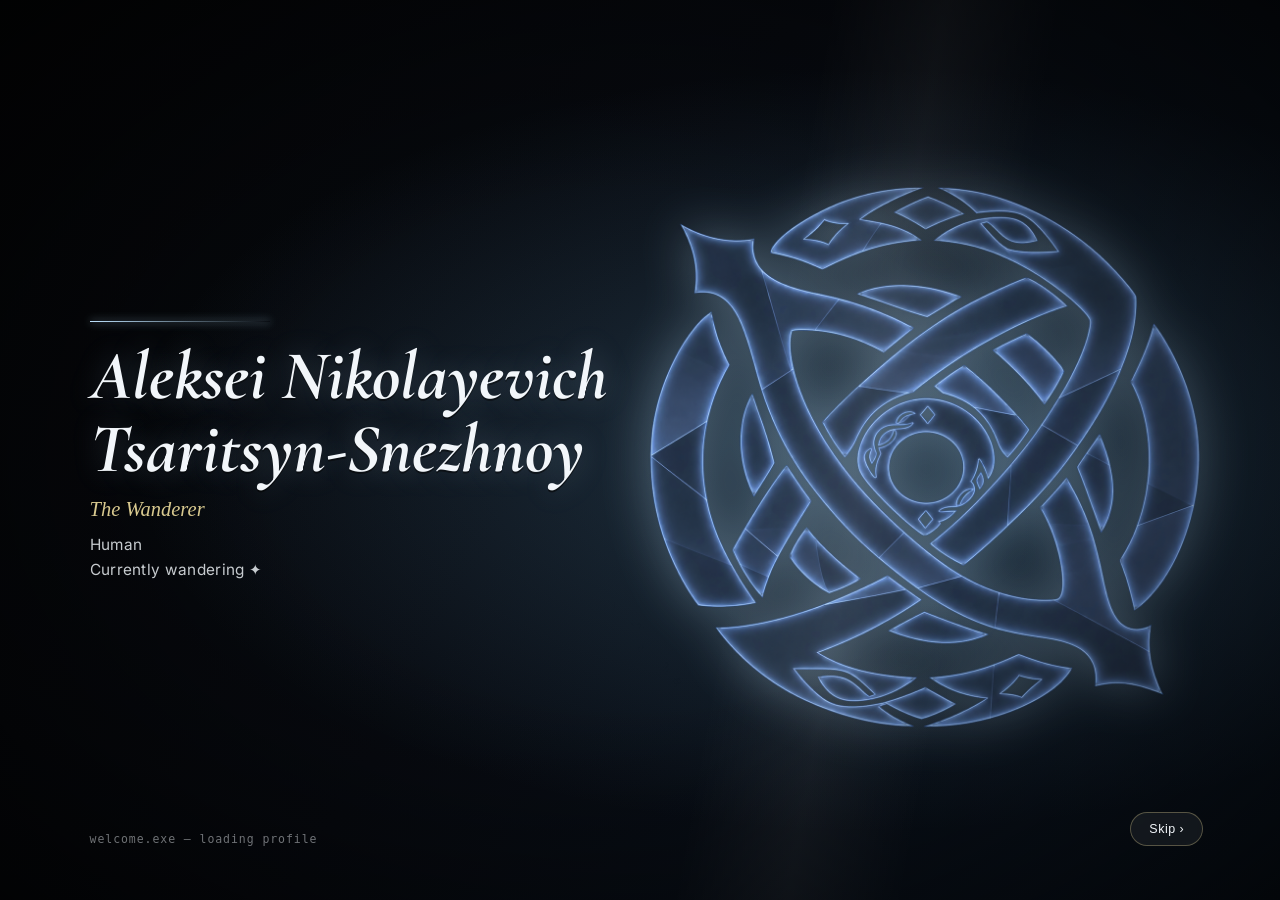
<file: index.html>
<!DOCTYPE html>
<html lang="en">

<head>

<meta charset="UTF-8">
<meta name="viewport" content="width=device-width, initial-scale=1.0">

<title>Aleksei Nikolayevich Tsaritsyn-Snezhnoy.</title>

<meta name="theme-color" content="#A8D0EF">

<link rel="preconnect" href="https://fonts.googleapis.com">
<link rel="preconnect" href="https://fonts.gstatic.com" crossorigin>

<link href="https://fonts.googleapis.com/css2?family=Inter:wght@400;500;600;700&family=Quicksand:wght@500;600;700&family=Cormorant+Garamond:ital,wght@1,600;1,700&display=swap" rel="stylesheet">

<style>
/* ===========================================
   Aleksei Nikolayevich Tsaritsyn-Snezhnoy. — Liquid Glass Profile
   Palette: E3F1FB / A8D0EF / C1E4F3 / FFF9E6 / 99C3E4
=========================================== */

:root{

    --sky-1:#E3F1FB;
    --sky-2:#C1E4F3;
    --sky-3:#A8D0EF;
    --sky-4:#99C3E4;
    --cream:#FFF9E6;

    --glass:rgba(255,255,255,.34);
    --glass-soft:rgba(255,255,255,.20);
    --glass-border:rgba(255,255,255,.55);

    --text:#283A4C;
    --muted:#5C7387;

    --shadow:
    0 24px 60px rgba(66,110,158,.28);

    --radius:32px;

    /* intro palette, kept separate from the site palette on purpose */
    --intro-ink:#05070a;
    --intro-ember:#5b8fb3;
    --intro-ember-hot:#bfe4ff;
    --intro-gold:#d8c98f;
    --intro-paper:#f2f6fa;

}

*{

    margin:0;
    padding:0;
    box-sizing:border-box;

}

html{

    scroll-behavior:smooth;

}

body{

    min-height:100vh;

    font-family:"Inter",sans-serif;

    color:#1E3348;

    display:flex;
    justify-content:center;
    align-items:center;

    overflow-x:hidden;

    background:linear-gradient(
        -45deg,
        var(--sky-1),
        var(--sky-2),
        var(--sky-3),
        var(--cream),
        var(--sky-4)
    );

    background-size:400% 400%;


    padding:60px 20px;

}

/* lock scroll while the intro plays */
body.intro-active{
    overflow:hidden;
    height:100vh;
}

@keyframes gradientMove{

    0%{ background-position:0% 50%; }
    50%{ background-position:100% 50%; }
    100%{ background-position:0% 50%; }

}

/* ===========================
   Full-screen Cover Background
   cover.jpg stays OUTSIDE the card
=========================== */

/* Full-screen cover image behind the card */
.cover-background{
    position:fixed;
    inset:0;
    z-index:0;
    pointer-events:none;
    background-image:url("assets/cover.jpg");
    background-size:cover;
    background-position:center;
    background-repeat:no-repeat;
}

/* Subtle dark glass + blur over the cover */
.cover-background::after{
    content:"";
    position:absolute;
    inset:0;
    background:rgba(15,28,45,.44);
    backdrop-filter:blur(6px);
    -webkit-backdrop-filter:blur(4px);
}

/* ===========================
   Background (page)
=========================== */

.background{

    position:fixed;
    inset:0;

    overflow:hidden;

    z-index:1;
    pointer-events:none;

}

.blob{

    position:absolute;

    border-radius:50%;

    filter:blur(90px);

    opacity:.5;


}

.blob1{ width:320px; height:320px; background:var(--sky-1); top:-80px; left:-60px; }
.blob2{ width:260px; height:260px; background:var(--sky-3); right:-60px; bottom:60px; animation-delay:5s; }
.blob3{ width:220px; height:220px; background:var(--cream); top:45%; left:45%; animation-delay:10s; }

@keyframes float{

    0%,100%{ transform:translateY(0) translateX(0); }
    50%{ transform:translateY(-35px) translateX(20px); }

}

.noise{

    position:absolute;
    inset:0;

    opacity:.05;

    background-image:radial-gradient(circle,white 1px,transparent 1px);

    background-size:16px 16px;

}

/* ===========================
   Cursor Glow
=========================== */

.cursor-glow{

    position:fixed;

    width:240px;
    height:240px;

    border-radius:50%;

    background:rgba(255,255,255,.22);

    filter:blur(60px);

    pointer-events:none;

    z-index:999;

    transform:translate(-50%,-50%);

    transition:transform .08s linear;

}

/* ===========================
   Main Card
=========================== */

.profile-card{

    position:relative;

    width:min(430px,100%);

    border-radius:var(--radius);

    overflow:hidden;
    isolation:isolate;
    z-index:2;

    background: rgba(224,240,249,.62);

    backdrop-filter:blur(18px);
    -webkit-backdrop-filter:blur(18px);

    border:1px solid rgba(255,255,255,.62);

    box-shadow:var(--shadow);

    /* reveal-after-intro transition */
    opacity:0;
    transform:translateY(14px) scale(.985);
    transition:opacity 1.1s ease, transform 1.1s cubic-bezier(.2,.8,.2,1);

}

.profile-card.revealed{
    opacity:1;
    transform:translateY(0) scale(1);
}

@keyframes cardFloat{

    0%,100%{ transform:translateY(0); }
    50%{ transform:translateY(-8px); }

}

/* ===========================
   Window Chrome
=========================== */

.window-bar{

    position:relative;
    z-index:3;

    display:flex;
    align-items:center;
    gap:10px;

    padding:16px 16px 0;

}

.window-pill{

    flex:1;
    min-width:0;

    display:flex;
    align-items:center;
    gap:10px;

    padding:11px 18px;

    border-radius:999px;

    background:rgba(255,255,255,.45);

    border:1px solid var(--glass-border);

    backdrop-filter:blur(16px);
    -webkit-backdrop-filter:blur(16px);

}

.pulse-dot{

    width:8px;
    height:8px;
    flex-shrink:0;

    border-radius:50%;

    background:var(--sky-4);


}

@keyframes pulse{

    0%{ box-shadow:0 0 0 0 rgba(153,195,228,.55); }
    70%{ box-shadow:0 0 0 9px rgba(153,195,228,0); }
    100%{ box-shadow:0 0 0 0 rgba(153,195,228,0); }

}

.status-text{

    font-size:.85rem;
    font-weight:500;

    color:#38566D;

    white-space:nowrap;
    overflow:hidden;
    text-overflow:ellipsis;

}

.window-actions{

    display:flex;
    gap:8px;

}

.win-btn{

    width:38px;
    height:38px;
    flex-shrink:0;

    display:flex;
    align-items:center;
    justify-content:center;

    font-size:.9rem;

    border:1px solid var(--glass-border);
    border-radius:14px;

    background:rgba(255,255,255,.45);

    cursor:pointer;

    transition:transform .25s ease, background .25s ease;

}

.win-btn:hover{ transform:translateY(-3px) scale(1.06); background:#fff; }
.win-btn:active{ transform:translateY(0) scale(.94); }

/* ===========================
   Card Body Layout
=========================== */

.card-body{

    position:relative;
    z-index:1;

    display:flex;
    flex-direction:column;

}

/* ===========================
   Identity Panel
=========================== */

.id-panel{

    padding:26px 24px 8px;

    text-align:center;

}

.avatar-wrapper{

    display:flex;
    justify-content:center;

}

.avatar{

    width:120px;
    height:120px;

    object-fit:cover;

    border-radius:50%;

    border:5px solid rgba(255,255,255,.7);

    background:white;

    box-shadow:0 10px 28px rgba(66,110,158,.3);


}

@keyframes avatarFloat{

    0%,100%{ transform:translateY(0); }
    50%{ transform:translateY(-5px); }

}

.id-panel h1{

    margin-top:16px;

    font-family:"Quicksand",sans-serif;

    font-size:1.55rem;
    font-weight:700;

    color:#102B43;
    text-shadow:0 1px 2px rgba(255,255,255,.35);

}

.id-tag{

    display:inline-block;

    margin-top:8px;

    padding:3px 14px;

    border-radius:999px;

    background:var(--cream);

    color:#8A7530;

    font-size:.72rem;
    font-weight:600;

    letter-spacing:.02em;

}

.description{

    margin:14px auto 0;

    max-width:320px;

    font-size:.88rem;
    line-height:1.7;

    color:#183B55;
    text-shadow:0 1px 2px rgba(255,255,255,.28);

}

/* ===========================================
   Social Grid (original glass-btn rows)
=========================================== */

.social-grid{

    display:grid;
    grid-template-columns:1fr;

    gap:12px;

    margin-top:20px;

}

.glass-btn{

    display:flex;
    align-items:center;
    gap:16px;

    padding:14px 18px;

    text-decoration:none;
    text-align:left;

    color:#122F48;
    text-shadow:0 1px 2px rgba(255,255,255,.3);

    background:rgba(239,247,252,.66);

    border:1px solid var(--glass-border);

    border-radius:20px;

    backdrop-filter:blur(18px);
    -webkit-backdrop-filter:blur(18px);

    transition:transform .3s ease, background .3s ease, box-shadow .3s ease;

}

.glass-btn:hover{

    transform:translateY(-5px) scale(1.02);

    background:rgba(255,255,255,.55);

    box-shadow:0 14px 30px rgba(66,110,158,.22);

}

.glass-btn .icon{

    width:52px;
    height:52px;
    flex-shrink:0;

    display:flex;
    align-items:center;
    justify-content:center;

    border-radius:0;

    background:transparent;

    border:none;

}

.glass-btn .icon img{

    width:32px;
    height:32px;

    object-fit:contain;

}

.glass-btn h3{

    font-size:.92rem;
    margin-bottom:2px;

}

.glass-btn p{

    color:#36566D;
    font-size:.8rem;

}

/* ===========================================
   Main Panel (nav + about + quote)
=========================================== */

.main-panel{

    padding-top:8px;

}

.nav-stack{

    display:flex;
    flex-direction:column;
    gap:13px;

    padding:14px 24px 4px;

}

.nav-pill{

    display:flex;
    align-items:center;
    gap:14px;

    padding:16px 20px;

    border-radius:22px;

    text-decoration:none;

    color:#16364F;

    font-family:"Quicksand",sans-serif;
    font-weight:600;
    font-size:1rem;

    background:linear-gradient(
        135deg,
        rgba(255,255,255,.62),
        rgba(255,255,255,.3)
    );

    border:1px solid var(--glass-border);

    box-shadow:
        0 12px 26px rgba(66,110,158,.22),
        inset 0 1px 0 rgba(255,255,255,.7);

    transition:transform .25s cubic-bezier(.2,.8,.2,1), box-shadow .25s ease;

}

.nav-pill--home{ background:linear-gradient(135deg, rgba(227,241,251,.88), rgba(255,255,255,.32)); }
.nav-pill--rules{ background:linear-gradient(135deg, rgba(193,228,243,.88), rgba(255,255,255,.32)); }
.nav-pill--interests{ background:linear-gradient(135deg, rgba(255,249,230,.88), rgba(255,255,255,.32)); }

.nav-icon{ font-size:1.15rem; }
.nav-label{ flex:1; }

.nav-arrow{

    font-size:1.3rem;
    font-weight:700;

    color:var(--sky-4);

    transition:transform .3s ease;

}

.nav-pill:hover{

    transform:translateY(-5px);

    box-shadow:
        0 18px 34px rgba(66,110,158,.3),
        inset 0 1px 0 rgba(255,255,255,.8);

}

.nav-pill:hover .nav-arrow{ transform:translateX(4px); }

.nav-pill:active{

    transform:translateY(-1px) scale(.98);

    box-shadow:
        0 8px 18px rgba(66,110,158,.22),
        inset 0 1px 0 rgba(255,255,255,.7);

}

/* ===========================================
   Glass Panels
=========================================== */

.glass-panel{

    margin:14px 24px 0;

    padding:20px;

    border-radius:22px;

    background:rgba(239,247,252,.68);

    border:1px solid var(--glass-border);

    backdrop-filter:blur(18px);
    -webkit-backdrop-filter:blur(18px);

    transition:transform .3s ease, background .3s ease;

}

.glass-panel:hover{

    transform:translateY(-4px);

    background:rgba(255,255,255,.58);

}

.glass-panel h2{

    font-family:"Quicksand",sans-serif;

    margin-bottom:10px;

    font-size:1.05rem;

    color:var(--text);

}

.glass-panel p{

    line-height:1.75;

    color:#2F4E65;

    font-size:.92rem;

}

.quote-panel{ background:rgba(255,249,230,.42); }

.quote{

    text-align:center;

    font-style:italic;

    font-size:.98rem;

    color:#31485A;

}

/* ===========================================
   Footer
=========================================== */

footer{

    position:relative;
    z-index:1;

    padding:20px 30px 26px;

    text-align:center;

    color:#314F66;

    font-size:.85rem;

}

/* ===========================================
   Landscape layout for PC
=========================================== */

@media (min-width:860px){

    body{ padding:40px 20px; }

    .profile-card{

        width:min(920px, 94vw);

        border-radius:40px;

    }

    .card-body{

        flex-direction:row;
        align-items:stretch;

    }

    .id-panel{

        flex:0 0 340px;

        padding:34px 30px;

        border-right:1px solid rgba(255,255,255,.4);

    }

    .main-panel{

        flex:1;
        min-width:0;

        padding:24px 6px 6px;

    }

    .nav-stack{

        flex-direction:row;
        padding:10px 26px 4px;

    }

    .nav-pill{

        flex-direction:column;
        align-items:flex-start;
        gap:10px;

        flex:1;

    }

    .nav-arrow{ align-self:flex-end; }

    .glass-panel{ margin:16px 26px 0; }

    footer{ padding:14px 30px 30px; }

}

/* ===========================================
   Small Mobile
=========================================== */

@media (max-width:480px){

    body{ padding:20px 12px; }

    .profile-card{ border-radius:26px; }

    .avatar{ width:100px; height:100px; }

    .id-panel h1{ font-size:1.3rem; }

    .win-btn{ width:34px; height:34px; }

    .nav-pill{ padding:14px 16px; font-size:.92rem; }

}

/* ===========================================
   Mobile Socials — tiny icons close to profile
=========================================== */

@media (max-width:640px){

    .social-grid{

        display:flex;
        flex-direction:row;
        flex-wrap:wrap;

        justify-content:center;

        gap:10px;

        margin-top:16px;

    }

    .glass-btn{

        flex:0 0 auto;

        width:52px;
        height:52px;

        padding:0;

        justify-content:center;

        border-radius:14px;

    }

    .glass-btn .icon{

        width:100%;
        height:100%;

        border:none;

        background:transparent;

        border-radius:0;

    }

    .glass-btn .icon img{

        width:30px;
        height:30px;

    }

    .glass-btn .btn-text{

        display:none;

    }

}

/* ===========================================
   Motion & Accessibility
=========================================== */

a:focus-visible,
button:focus-visible{

    outline:2px solid var(--sky-4);
    outline-offset:2px;

}

@media (prefers-reduced-motion:reduce){

    *,
    *::before,
    *::after{

        animation-duration:.001ms !important;
        animation-iteration-count:1 !important;
        transition-duration:.001ms !important;

    }

}

/* ===========================================================
   INTRO SPLASH — cinematic name reveal, plays once on load
   Sits above everything, then fades out to unveil the profile.
=========================================================== */

.intro{
    position:fixed;
    inset:0;
    z-index:9999;
    display:flex;
    align-items:center;
    overflow:hidden;
    background:
        radial-gradient(ellipse at 68% 50%, rgba(91,143,179,0.30), transparent 60%),
        linear-gradient(120deg, #040507 0%, #070a10 45%, #0a1420 100%);
    transition:opacity 1s ease, visibility 1s ease;
}

.intro.intro-hidden{
    opacity:0;
    visibility:hidden;
    pointer-events:none;
}

.intro-embers{ position:absolute; inset:0; pointer-events:none; }
.intro-embers span{
    position:absolute;
    bottom:-10px;
    width:3px; height:3px;
    background:var(--intro-ember-hot);
    border-radius:50%;
    opacity:0;
    filter:drop-shadow(0 0 4px var(--intro-ember-hot));
    animation:introRise linear infinite;
}
@keyframes introRise{
    0%{ transform:translateY(0) translateX(0); opacity:0; }
    8%{ opacity:.85; }
    100%{ transform:translateY(-100vh) translateX(var(--drift,20px)); opacity:0; }
}

.intro-vignette{
    position:absolute; inset:0;
    background:radial-gradient(ellipse at center, transparent 40%, rgba(0,0,0,0.7) 100%);
    pointer-events:none;
}

.intro-emblem{
    position:absolute;
    right:4%;
    top:50%;
    transform:translateY(-50%);
    width:min(48vw, 640px);
    height:min(48vw, 640px);
    opacity:0;
    animation:introEmblemIn 1.8s ease-out .15s forwards;
}
@keyframes introEmblemIn{
    from{ opacity:0; transform:translateY(-50%) scale(.85) rotate(-8deg); }
    to{ opacity:1; transform:translateY(-50%) scale(1) rotate(0deg); }
}
.intro-emblem img{
    width:100%;
    height:100%;
    object-fit:contain;
    display:block;
    filter:drop-shadow(0 0 26px rgba(191,228,255,.35));
    animation:introSpin 5s linear infinite;
}
@keyframes introSpin{ to{ transform:rotate(360deg); } }

.intro-sweep{
    position:absolute; inset:0;
    background:linear-gradient(100deg, transparent 40%, rgba(255,255,255,0.06) 48%, transparent 56%);
    transform:translateX(-120%);
    animation:introSweep 2.6s ease-out .4s forwards;
    pointer-events:none;
}
@keyframes introSweep{ to{ transform:translateX(20%); } }

.intro-titleblock{
    position:relative;
    z-index:3;
    padding-left:7%;
    max-width:64%;
}

.intro-rule{
    width:0;
    height:1px;
    background:linear-gradient(90deg, var(--intro-ember-hot), transparent);
    box-shadow:0 0 8px var(--intro-ember-hot);
    margin-bottom:18px;
    animation:introRuleGrow .9s ease-out .9s forwards;
}
@keyframes introRuleGrow{ to{ width:180px; } }

.intro-name{
    font-family:"Cormorant Garamond", Georgia, serif;
    font-style:italic;
    font-weight:700;
    font-size:clamp(2.1rem, 5.4vw, 4.4rem);
    line-height:1.05;
    margin:0 0 12px 0;
    color:var(--intro-paper);
    opacity:0;
    filter:blur(6px);
    transform:translateY(18px);
    text-shadow:0 0 30px rgba(191,228,255,0.25), 0 2px 0 rgba(0,0,0,.6);
    animation:introNameIn 1.1s cubic-bezier(.2,.8,.2,1) .55s forwards;
}
@keyframes introNameIn{ to{ opacity:1; filter:blur(0); transform:translateY(0); } }

.intro-epithet{
    font-family:Georgia, serif;
    font-style:italic;
    font-size:clamp(1rem, 1.6vw, 1.35rem);
    color:var(--intro-gold);
    margin:0 0 14px 0;
    opacity:0;
    transform:translateY(10px);
    animation:introLineIn .8s ease-out 1.15s forwards;
}

.intro-roles{
    margin:0;
    padding:0;
    list-style:none;
    display:flex;
    flex-direction:column;
    gap:6px;
}
.intro-roles li{
    font-size:clamp(.9rem, 1.2vw, 1.05rem);
    color:rgba(242,246,250,0.82);
    letter-spacing:.02em;
    opacity:0;
    transform:translateY(10px);
    animation:introLineIn .7s ease-out forwards;
}
.intro-roles li:nth-child(1){ animation-delay:1.35s; }
.intro-roles li:nth-child(2){ animation-delay:1.55s; }

@keyframes introLineIn{ to{ opacity:1; transform:translateY(0); } }

.intro-meta{
    position:absolute;
    left:7%;
    bottom:6%;
    z-index:3;
    font-family:ui-monospace, "SF Mono", Menlo, monospace;
    font-size:.72rem;
    letter-spacing:.08em;
    color:rgba(242,246,250,0.45);
    opacity:0;
    animation:introLineIn .8s ease-out 1.9s forwards;
}

.intro-skip{
    position:absolute;
    z-index:5;
    bottom:6%;
    right:6%;
    background:rgba(255,255,255,.06);
    border:1px solid rgba(216,201,143,0.35);
    color:var(--intro-paper);
    padding:9px 18px;
    font-size:.78rem;
    letter-spacing:.04em;
    border-radius:999px;
    cursor:pointer;
    backdrop-filter:blur(3px);
    opacity:0;
    animation:introLineIn .8s ease-out 1.9s forwards;
}
.intro-skip:hover{ border-color:var(--intro-ember-hot); color:var(--intro-ember-hot); }

@media (max-width:720px){
    .intro-titleblock{ max-width:88%; padding-left:6%; }
    .intro-emblem{ opacity:.35; right:-10%; width:80vw; height:80vw; }
}

@media (prefers-reduced-motion: reduce){
    .intro *{ animation-duration:.01ms !important; animation-iteration-count:1 !important; }
}

</style>

</head>

<body class="intro-active">

<!-- =====================================================
     INTRO SPLASH
===================================================== -->
<div class="intro" id="intro">

    <div class="intro-embers" id="introEmbers"></div>

    <div class="intro-emblem">
        <img src="icon.png" alt="">
    </div>

    <div class="intro-sweep"></div>
    <div class="intro-vignette"></div>

    <div class="intro-titleblock">
        <div class="intro-rule"></div>
        <h1 class="intro-name">Aleksei Nikolayevich<br>Tsaritsyn-Snezhnoy</h1>
        <p class="intro-epithet">The Wanderer</p>
        <ul class="intro-roles">
            <li>Human</li>
            <li>Currently wandering ✦</li>
        </ul>
    </div>

    <div class="intro-meta">welcome.exe — loading profile</div>
    <button class="intro-skip" id="introSkip" type="button">Skip ›</button>

</div>

<!-- Full-screen cover background (outside the card) -->
<div class="cover-background" aria-hidden="true"></div>

<!-- Animated Background -->
<div class="background">

<div class="blob blob1"></div>
<div class="blob blob2"></div>
<div class="blob blob3"></div>

<div class="noise"></div>

</div>

<!-- Mouse Glow -->
<div class="cursor-glow"></div>

<!-- Main Card -->
<main class="profile-card" id="profileCard">

<!-- Window Chrome -->
<div class="window-bar">

<div class="window-pill">

<span class="pulse-dot"></span>

<span class="status-text" id="statusText">nice to meet you!</span>

</div>

<div class="window-actions">

<button class="win-btn" id="folderBtn" type="button" title="Jump to About" aria-label="Jump to about section">📁</button>

<button class="win-btn" id="closeBtn" type="button" title="Say hi" aria-label="Send a little hi">✕</button>

</div>

</div>

<div class="card-body">

<!-- Identity (left, portrait side) -->
<section class="id-panel" id="aboutAnchor">

<div class="avatar-wrapper">

<img
src="assets/profile.png"
alt="Aleksei Nikolayevich Tsaritsyn-Snezhnoy."
class="avatar"
width="120"
height="120">

</div>

<h1>Aleksei Nikolayevich Tsaritsyn-Snezhnoy.</h1>

<span class="id-tag">Human</span>

<p class="description">

Quietly wandering through stories, technology, languages, and places that feel like home.

</p>

<div class="social-grid">

<a
href="https://wa.me/6285161840928"
target="_blank"
rel="noopener"
class="glass-btn"
title="WhatsApp">

<div class="icon">
<img src="assets/whatsapp.png" alt="WhatsApp" width="22" height="22">
</div>

<div class="btn-text">
<h3>WhatsApp</h3>
<p>+62 851-6184-0928</p>
</div>

</a>

<a
href="https://instagram.com/mostlyabsoluteloser"
target="_blank"
rel="noopener"
class="glass-btn"
title="Instagram">

<div class="icon">
<img src="assets/instagram.png" alt="Instagram" width="22" height="22">
</div>

<div class="btn-text">
<h3>Instagram</h3>
<p>@mostlyabsoluteloser</p>
</div>

</a>

<a
href="https://x.com/aleksnezhn"
target="_blank"
rel="noopener"
class="glass-btn"
title="X (Twitter)">

<div class="icon">
<img src="assets/xtwitter.png" alt="X (Twitter)" width="22" height="22">
</div>

<div class="btn-text">
<h3>X (Twitter)</h3>
<p>@aleksnezhn</p>
</div>

</a>

<a
href="mailto:froylanfahlanaditya@gmail.com"
class="glass-btn"
title="Mail">

<div class="icon">
<img src="assets/email.png" alt="Mail" width="22" height="22">
</div>

<div class="btn-text">
<h3>Mail</h3>
<p>froylanfahlanaditya@gmail.com</p>
</div>

</a>

</div>

</section>

<!-- Main column (right, on desktop) -->
<div class="main-panel">

<nav class="nav-stack">

<a
href="https://iankreidehuter.space/"
target="_blank"
rel="noopener"
class="nav-pill nav-pill--home">

<span class="nav-icon">🏠</span>

<span class="nav-label">Home</span>

<span class="nav-arrow">›</span>

</a>

<a
href="https://iankreidehuter.space/boundaries"
target="_blank"
rel="noopener"
class="nav-pill nav-pill--rules">

<span class="nav-icon">📖</span>

<span class="nav-label">Rules</span>

<span class="nav-arrow">›</span>

</a>

<a
href="https://www.pinterest.com/aleksnezhn/"
target="_blank"
rel="noopener"
class="nav-pill nav-pill--interests">

<span class="nav-icon">📌</span>

<span class="nav-label">Interests</span>

<span class="nav-arrow">›</span>

</a>

</nav>

<section class="glass-panel">

<h2>About</h2>

<p>

I enjoy creating websites, exploring different languages, photography, and designing interfaces inspired by games and futuristic operating systems.

</p>

</section>

<section class="glass-panel quote-panel">

<p class="quote">

"Sometimes home isn't a place.
It's simply someone who remembers your name."

</p>

</section>

</div>

</div>

<footer>

he wants love, just not from me.
#anxiousattachment #yearning #begging #insaneloser

</footer>

</main>

<script>
/* ==========================================
   Aleksei — Liquid Glass Profile
   Static presentation: no entrance/fade reveals
   on the card itself (the intro handles the reveal).
========================================== */

/* ==========================
   Intro splash: embers + auto-dismiss
========================== */

const introEl = document.getElementById("intro");
const introEmbers = document.getElementById("introEmbers");
const introSkip = document.getElementById("introSkip");
const profileCard = document.getElementById("profileCard");

function spawnIntroEmbers(){
    introEmbers.innerHTML = "";
    const COUNT = 24;
    for(let i=0;i<COUNT;i++){
        const s = document.createElement("span");
        const left = Math.random()*100;
        const dur = 6 + Math.random()*7;
        const delay = Math.random()*8;
        const drift = (Math.random()*60-30) + "px";
        s.style.left = left+"%";
        s.style.animationDuration = dur+"s";
        s.style.animationDelay = delay+"s";
        s.style.setProperty("--drift", drift);
        introEmbers.appendChild(s);
    }
}
spawnIntroEmbers();

let dismissed = false;
function dismissIntro(){
    if(dismissed) return;
    dismissed = true;
    introEl.classList.add("intro-hidden");
    document.body.classList.remove("intro-active");
    profileCard.classList.add("revealed");
}

// auto-dismiss once the reveal sequence has played
setTimeout(dismissIntro, 3600);

// let people skip straight to the profile
introSkip.addEventListener("click", dismissIntro);
introEl.addEventListener("click", (e) => {
    if(e.target === introSkip) return;
    dismissIntro();
});

/* ==========================
   Status Pill — static
========================== */

const statusEl = document.getElementById("statusText");
if (statusEl) {
    statusEl.textContent = "currently wandering ✦";
}

/* ==========================
   Window Buttons
========================== */

const folderBtn = document.getElementById("folderBtn");
const closeBtn = document.getElementById("closeBtn");
const aboutAnchor = document.getElementById("aboutAnchor");

if (folderBtn && aboutAnchor) {
    folderBtn.addEventListener("click", () => {
        aboutAnchor.scrollIntoView({ behavior: "smooth", block: "center" });
    });
}

if (closeBtn) {
    closeBtn.addEventListener("click", () => {
        document.title = "Aleksei — currently wandering ✦";
    });
}

/* ==========================
   Nav Pill press feedback
========================== */

document.querySelectorAll(".nav-pill").forEach((pill) => {
    pill.addEventListener("pointerdown", () => {
        pill.style.transition = "transform .15s ease";
    });
});

/* ==========================
   Social icon lift
========================== */

document.querySelectorAll(".glass-btn").forEach((btn) => {
    btn.addEventListener("mouseenter", () => {
        btn.style.transform = "translateY(-5px) scale(1.02)";
    });

    btn.addEventListener("mouseleave", () => {
        btn.style.transform = "";
    });
});

/* No scroll reveal, fade-in, floating hearts, or load animation
   beyond the one-time intro sequence above. */
</script>

</body>

</html>
</file>
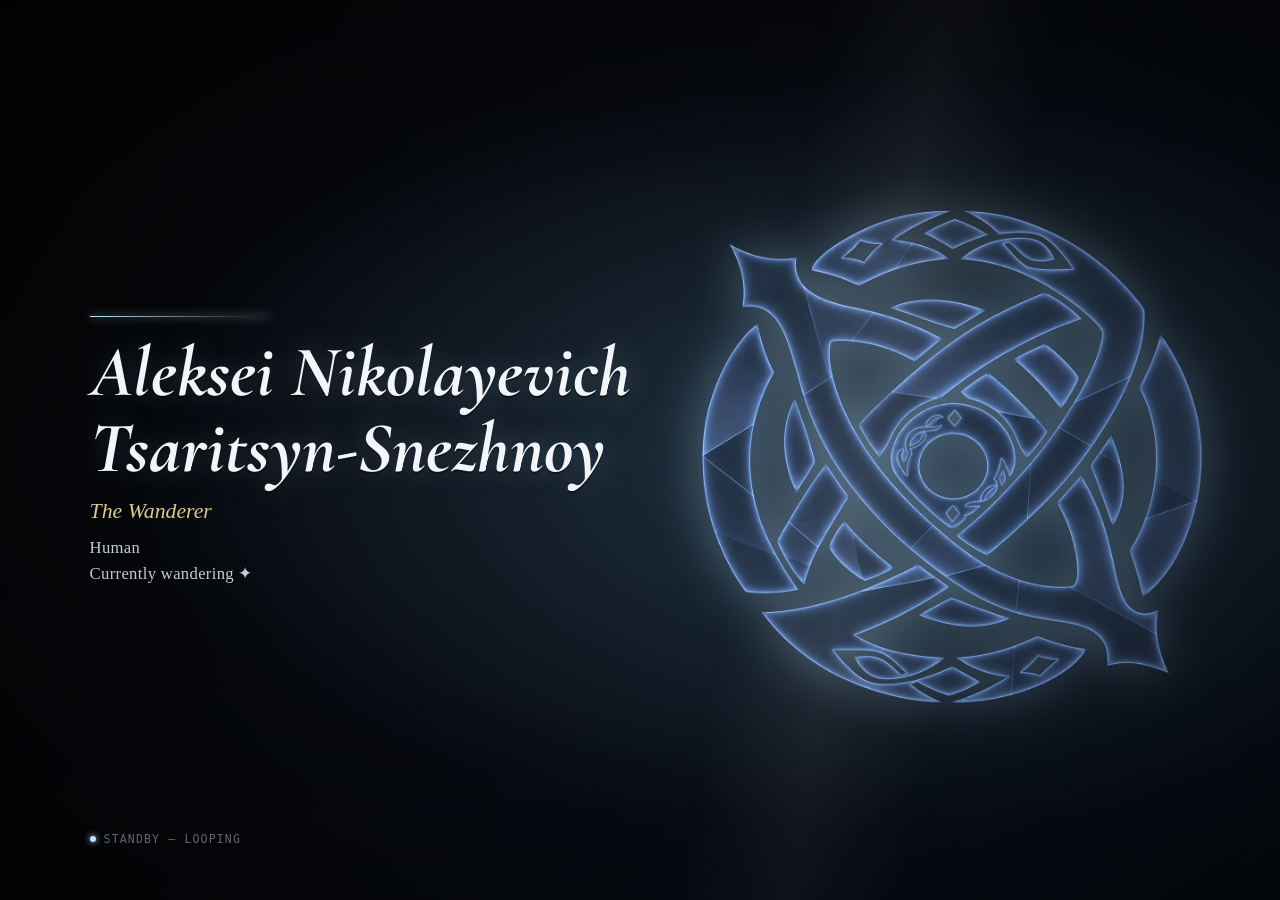
<file: standby.html>
<!DOCTYPE html>
<html lang="en">
<head>
<meta charset="UTF-8">
<meta name="viewport" content="width=device-width, initial-scale=1.0, viewport-fit=cover">
<title>Aleksei Nikolayevich Tsaritsyn-Snezhnoy — Standby</title>
<meta name="theme-color" content="#05070a">

<link rel="preconnect" href="https://fonts.googleapis.com">
<link rel="preconnect" href="https://fonts.gstatic.com" crossorigin>
<link href="https://fonts.googleapis.com/css2?family=Cormorant+Garamond:ital,wght@1,600;1,700&display=swap" rel="stylesheet">

<style>
  :root{
    --ink:#05070a;
    --ink-2:#070a10;
    --ember:#5b8fb3;
    --ember-hot:#bfe4ff;
    --gold:#d8c98f;
    --paper:#f2f6fa;
    --line: rgba(216,201,143,0.35);
  }

  *{ box-sizing:border-box; }

  html,body{
    margin:0;
    height:100%;
    width:100%;
    background:var(--ink);
    overflow:hidden;
    font-family: Georgia, 'Iowan Old Style', serif;
  }

  .stage{
    position:relative;
    width:100%;
    height:100dvh;
    background:
      radial-gradient(ellipse at 68% 50%, rgba(91,143,179,0.30), transparent 60%),
      linear-gradient(120deg, #040507 0%, #070a10 45%, #0a1420 100%);
    display:flex;
    align-items:center;
    overflow:hidden;
  }

  /* drifting embers, always running */
  .embers{ position:absolute; inset:0; pointer-events:none; }
  .embers span{
    position:absolute;
    bottom:-10px;
    width:3px; height:3px;
    background:var(--ember-hot);
    border-radius:50%;
    opacity:0;
    filter: drop-shadow(0 0 4px var(--ember-hot));
    animation: rise linear infinite;
  }
  @keyframes rise{
    0%{ transform:translateY(0) translateX(0); opacity:0; }
    8%{ opacity:.85; }
    100%{ transform:translateY(-100vh) translateX(var(--drift,20px)); opacity:0; }
  }

  .vignette{
    position:absolute; inset:0;
    background: radial-gradient(ellipse at center, transparent 40%, rgba(0,0,0,0.72) 100%);
    pointer-events:none;
  }

  /* emblem — continuous spin, independent of the reveal loop */
  .emblem-wrap{
    position:absolute;
    right:4%;
    top:50%;
    transform:translateY(-50%);
    width:min(46vw, 560px);
    height:min(46vw, 560px);
  }
  .emblem-wrap img{
    width:100%;
    height:100%;
    object-fit:contain;
    display:block;
    filter: drop-shadow(0 0 26px rgba(191,228,255,.35));
    animation: spin 5s linear infinite;
  }
  @keyframes spin{ to{ transform:rotate(360deg); } }

  /* light sweep, replays every cycle */
  .sweep{
    position:absolute; inset:0;
    background: linear-gradient(100deg, transparent 40%, rgba(255,255,255,0.06) 48%, transparent 56%);
    transform: translateX(-120%);
    pointer-events:none;
    animation: sweep 2.6s ease-out .4s forwards;
  }
  @keyframes sweep{
    to{ transform:translateX(20%); }
  }

  .titleblock{
    position:relative;
    z-index:3;
    padding-left:7%;
    max-width:62%;
  }

  .rule{
    width:0;
    height:1px;
    background: linear-gradient(90deg, var(--ember-hot), transparent);
    box-shadow:0 0 8px var(--ember-hot);
    margin-bottom:18px;
    animation: ruleGrow .9s ease-out .9s forwards;
  }
  @keyframes ruleGrow{ to{ width:180px; } }

  h1.name{
    font-family: 'Cormorant Garamond', Georgia, serif;
    font-style:italic;
    font-weight:700;
    font-size:clamp(2.1rem, 5.6vw, 4.6rem);
    line-height:1.06;
    margin:0 0 12px 0;
    color:var(--paper);
    opacity:0;
    filter: blur(6px);
    transform: translateY(18px);
    text-shadow: 0 0 30px rgba(191,228,255,0.25), 0 2px 0 rgba(0,0,0,.6);
    animation: nameIn 1.1s cubic-bezier(.2,.8,.2,1) .55s forwards;
  }
  @keyframes nameIn{
    to{ opacity:1; filter:blur(0); transform:translateY(0); }
  }

  .epithet{
    font-style:italic;
    font-size:clamp(1rem, 1.7vw, 1.4rem);
    color:var(--gold);
    margin:0 0 14px 0;
    opacity:0;
    transform:translateY(10px);
    animation: lineIn .8s ease-out 1.15s forwards;
  }

  .roles{
    margin:0;
    padding:0;
    list-style:none;
    display:flex;
    flex-direction:column;
    gap:6px;
  }
  .roles li{
    font-size:clamp(.9rem, 1.3vw, 1.1rem);
    color: rgba(242,246,250,0.82);
    letter-spacing:.02em;
    opacity:0;
    transform:translateY(10px);
  }
  .roles li:nth-child(1){ animation: lineIn .7s ease-out 1.35s forwards; }
  .roles li:nth-child(2){ animation: lineIn .7s ease-out 1.55s forwards; }

  @keyframes lineIn{
    to{ opacity:1; transform:translateY(0); }
  }

  .meta{
    position:absolute;
    left:7%;
    bottom:6%;
    z-index:3;
    font-family: ui-monospace, 'SF Mono', Menlo, monospace;
    font-size:.72rem;
    letter-spacing:.1em;
    text-transform:uppercase;
    color: rgba(242,246,250,0.4);
    display:flex;
    align-items:center;
    gap:8px;
    opacity:0;
    animation: lineIn .8s ease-out 1.9s forwards;
  }
  .meta .dot{
    width:6px;
    height:6px;
    border-radius:50%;
    background:var(--ember-hot);
    box-shadow:0 0 6px var(--ember-hot);
    animation: blink 1.6s ease-in-out infinite;
  }
  @keyframes blink{
    0%,100%{ opacity:1; }
    50%{ opacity:.25; }
  }

  @media (max-width: 760px){
    .titleblock{
      max-width:88%;
      padding-left:0;
      margin:0 auto;
      text-align:center;
    }
    .stage{ justify-content:center; }
    .rule{ margin-left:auto; margin-right:auto; animation-name: ruleGrowCenter; }
    @keyframes ruleGrowCenter{ to{ width:120px; } }
    .roles{ align-items:center; }
    .emblem-wrap{
      right:auto;
      left:50%;
      top:50%;
      transform:translate(-50%,-50%);
      width:min(120vw, 620px);
      height:min(120vw, 620px);
      opacity:.22;
      z-index:1;
    }
    .titleblock{ z-index:2; }
    .meta{
      left:0;
      right:0;
      bottom:5%;
      justify-content:center;
    }
  }

  @media (max-width: 420px){
    h1.name{ font-size:clamp(1.7rem, 8vw, 2.4rem); }
  }

  @media (prefers-reduced-motion: reduce){
    .embers, .emblem-wrap img{ animation:none; }
    .rule, h1.name, .epithet, .roles li, .meta, .sweep{ animation-duration:.01ms !important; }
  }
</style>
</head>
<body>

<div class="stage" id="stage">
  <div class="embers" id="embers"></div>

  <div class="emblem-wrap">
    <img src="icon.png" alt="">
  </div>

  <div class="sweep"></div>
  <div class="vignette"></div>

  <div class="titleblock">
    <div class="rule"></div>
    <h1 class="name">Aleksei Nikolayevich<br>Tsaritsyn-Snezhnoy</h1>
    <p class="epithet">The Wanderer</p>
    <ul class="roles">
      <li>Human</li>
      <li>Currently wandering ✦</li>
    </ul>
  </div>

  <div class="meta"><span class="dot"></span>standby — looping</div>
</div>

<script>
  // The reveal (rule / name / epithet / roles / meta) plays exactly once
  // and then holds still. Only the embers, the icon spin, and the standby
  // dot keep looping — that's the "standby" state.
  const embers = document.getElementById('embers');

  function spawnEmbers(){
    embers.innerHTML = '';
    const COUNT = window.innerWidth < 760 ? 16 : 26;
    for(let i=0;i<COUNT;i++){
      const s = document.createElement('span');
      const left = Math.random()*100;
      const dur = 6 + Math.random()*7;
      const delay = Math.random()*8;
      const drift = (Math.random()*60-30) + 'px';
      s.style.left = left+'%';
      s.style.animationDuration = dur+'s';
      s.style.animationDelay = delay+'s';
      s.style.setProperty('--drift', drift);
      embers.appendChild(s);
    }
  }
  spawnEmbers();

  // refresh ember density if the viewport crosses the mobile breakpoint
  let lastNarrow = window.innerWidth < 760;
  window.addEventListener('resize', () => {
    const nowNarrow = window.innerWidth < 760;
    if(nowNarrow !== lastNarrow){
      lastNarrow = nowNarrow;
      spawnEmbers();
    }
  });
</script>

</body>
</html>
</file>
